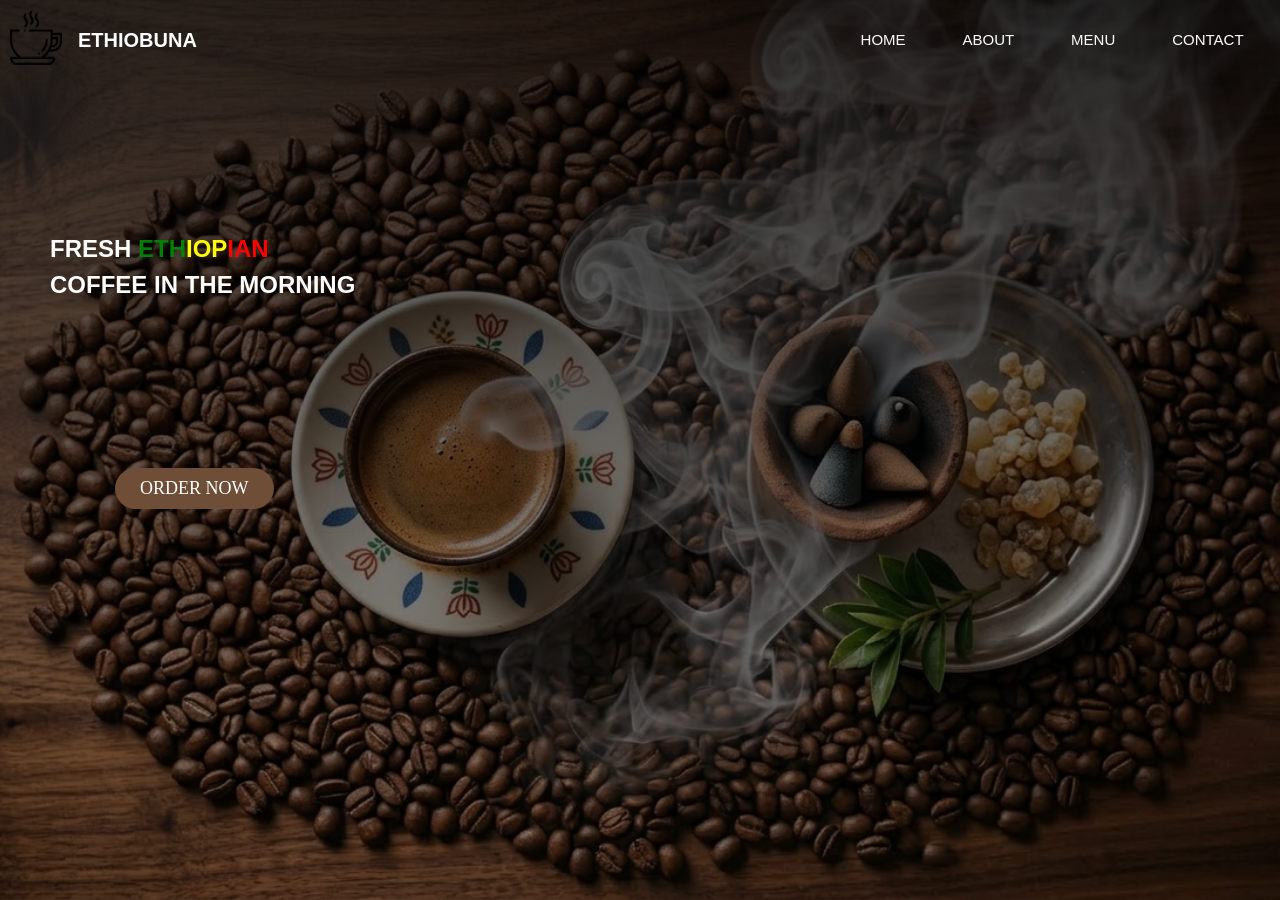
<file: index.html>
<!DOCTYPE html>
<html lang="en">
<head>
    <meta charset="UTF-8">
    <meta name="viewport" content="width=device-width, initial-scale=1.0">
    <title>ETHIOBUNA — Home</title>
    <link rel="stylesheet" href="style/coffeestyle.css">
</head>
<body>
    <header class="header">
        <nav>
            <a href="index.html">
                <img src="img/coffee-cup.png" alt="ETHIOBUNA logo" class="logo">
            </a>
            <h2 class="brand">ETHIOBUNA</h2>
            <ul class="nav-links">
                <li><a href="index.html">HOME</a></li>
                <li><a href="about.html">ABOUT</a></li>
                <li><a href="menu.html">MENU</a></li>
                <li><a href="contact.html">CONTACT</a></li>
            </ul>
        </nav>
        <section>
            <h1 class="article">
            FRESH <span class="green">ETH</span><span class="yellow">IOP</span><span class="red">IAN</span> <br> COFFEE IN THE MORNING
            </h1>
        </section>
        <button class="btn" onclick="window.location.href='menu.html'" type="button">ORDER NOW</button>
    </header>
</body>
</html>
</file>
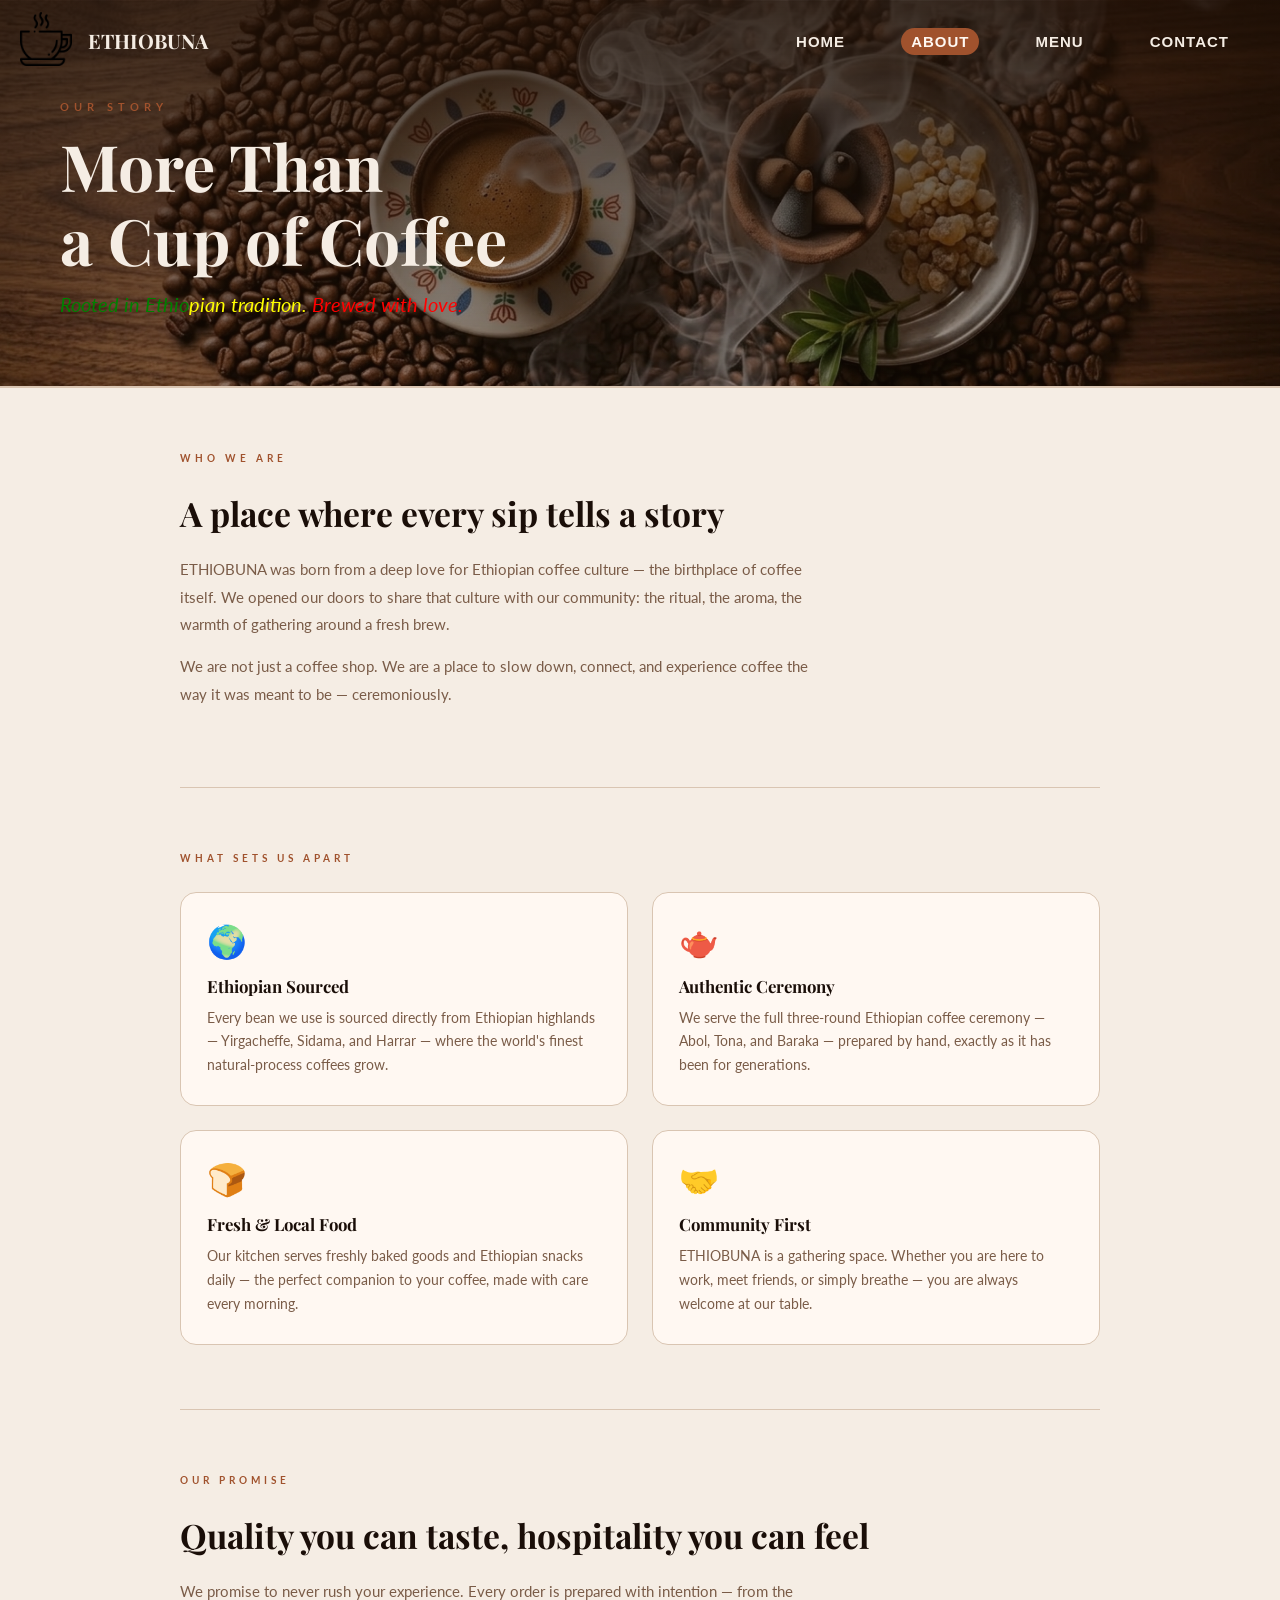
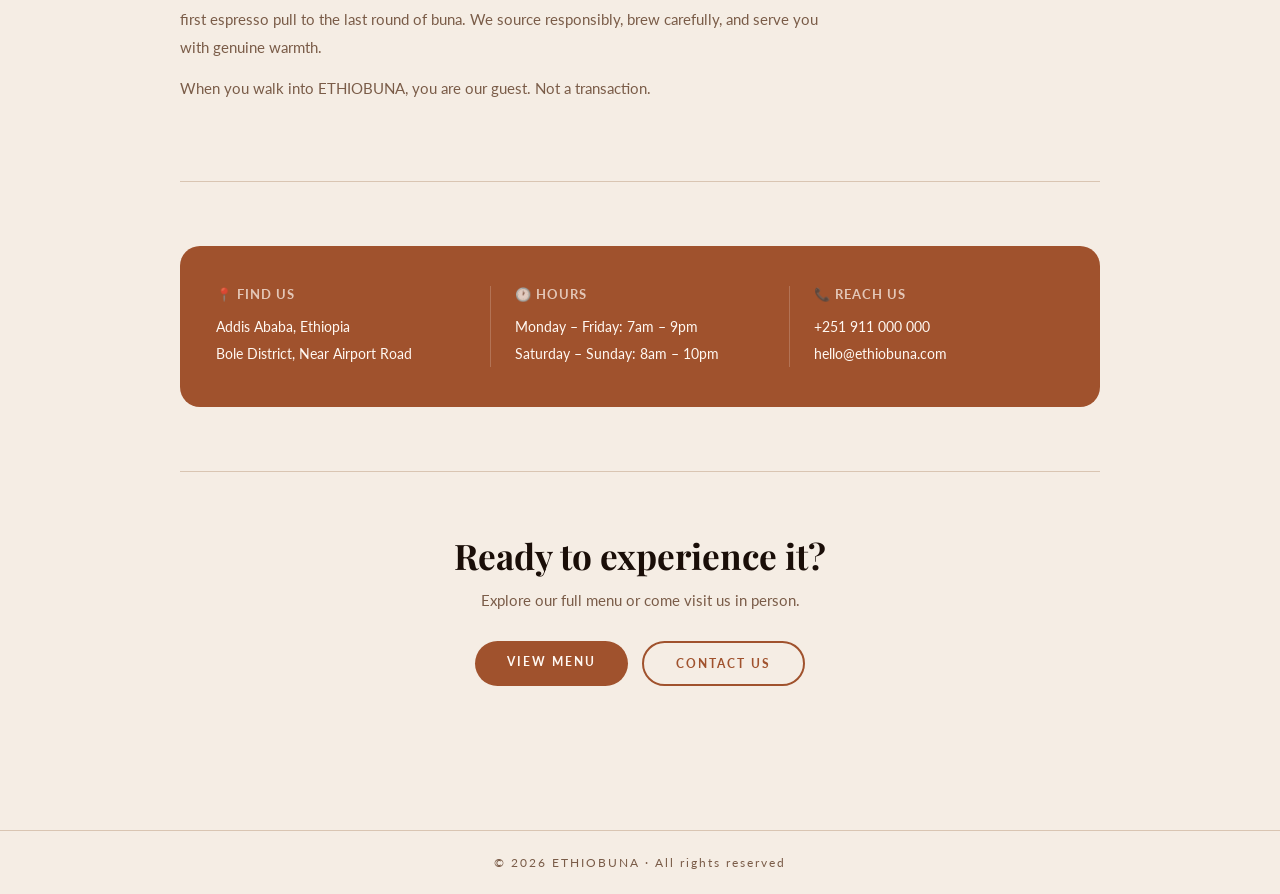
<file: about.html>
<!DOCTYPE html>
<html lang="en">
<head>
    <meta charset="UTF-8">
    <meta name="viewport" content="width=device-width, initial-scale=1.0">
    <title>ETHIOBUNA — About</title>
    <link rel="preconnect" href="https://fonts.googleapis.com">
    <link href="https://fonts.googleapis.com/css2?family=Playfair+Display:ital,wght@0,700;1,400&family=Lato:wght@300;400;700&display=swap" rel="stylesheet">
    <link rel="stylesheet" href="style/aboutstyle.css">
</head>
<body>

    <!-- NAV — same as menu.html -->
    <header class="about-header">
        <nav>
            <a href="index.html">
                <img src="img/coffee-cup.png" alt="logo" class="logo">
            </a>
            <h2 class="brand">ETHIOBUNA</h2>
            <ul class="nav-links">
                <li><a href="index.html">HOME</a></li>
                <li><a href="about.html" class="active">ABOUT</a></li>
                <li><a href="menu.html">MENU</a></li>
                <li><a href="contact.html">CONTACT</a></li>
               
            </ul>
        </nav>
    </header>

   
    <section class="about-hero">
        <div class="hero-text">
            <p class="hero-eyebrow">OUR STORY</p>
            <h1 class="hero-title">More Than<br>a Cup of Coffee</h1>
            <p class="hero-tagline"><span class="green">Rooted in Ethio</span><span class="yellow">pian tradition.</span> <span class="red"> Brewed with love.</span></p>
        </div>
    </section>

    <main class="about-main">

      
        <section class="about-section intro-section">
            <div class="section-tag">WHO WE ARE</div>
            <div class="section-content">
                <h2>A place where every sip tells a story</h2>
                <p>ETHIOBUNA was born from a deep love for Ethiopian coffee culture — the birthplace of coffee itself. We opened our doors to share that culture with our community: the ritual, the aroma, the warmth of gathering around a fresh brew.</p>
                <p>We are not just a coffee shop. We are a place to slow down, connect, and experience coffee the way it was meant to be — ceremoniously.</p>
            </div>
        </section>

        
        <section class="about-section different-section">
            <div class="section-tag">WHAT SETS US APART</div>
            <div class="pillars-grid">
                <div class="pillar">
                    <span class="pillar-icon">🌍</span>
                    <h3>Ethiopian Sourced</h3>
                    <p>Every bean we use is sourced directly from Ethiopian highlands — Yirgacheffe, Sidama, and Harrar — where the world's finest natural-process coffees grow.</p>
                </div>
                <div class="pillar">
                    <span class="pillar-icon">🫖</span>
                    <h3>Authentic Ceremony</h3>
                    <p>We serve the full three-round Ethiopian coffee ceremony — Abol, Tona, and Baraka — prepared by hand, exactly as it has been for generations.</p>
                </div>
                <div class="pillar">
                    <span class="pillar-icon">🍞</span>
                    <h3>Fresh & Local Food</h3>
                    <p>Our kitchen serves freshly baked goods and Ethiopian snacks daily — the perfect companion to your coffee, made with care every morning.</p>
                </div>
                <div class="pillar">
                    <span class="pillar-icon">🤝</span>
                    <h3>Community First</h3>
                    <p>ETHIOBUNA is a gathering space. Whether you are here to work, meet friends, or simply breathe — you are always welcome at our table.</p>
                </div>
            </div>
        </section>

        <!-- OUR PROMISE -->
        <section class="about-section promise-section">
            <div class="section-tag">OUR PROMISE</div>
            <div class="section-content">
                <h2>Quality you can taste, hospitality you can feel</h2>
                <p>We promise to never rush your experience. Every order is prepared with intention — from the first espresso pull to the last round of buna. We source responsibly, brew carefully, and serve you with genuine warmth.</p>
                <p>When you walk into ETHIOBUNA, you are our guest. Not a transaction.</p>
            </div>
        </section>

        <!-- HOURS & LOCATION -->
        <section class="about-section info-section">
            <div class="info-card">
                <div class="info-block">
                    <h3>📍 Find Us</h3>
                    <p>Addis Ababa, Ethiopia<br>Bole District, Near Airport Road</p>
                </div>
                <div class="info-divider"></div>
                <div class="info-block">
                    <h3>🕐 Hours</h3>
                    <p>Monday – Friday: 7am – 9pm<br>Saturday – Sunday: 8am – 10pm</p>
                </div>
                <div class="info-divider"></div>
                <div class="info-block">
                    <h3>📞 Reach Us</h3>
                    <p>+251 911 000 000<br>hello@ethiobuna.com</p>
                </div>
            </div>
        </section>

        <!-- CTA -->
        <section class="about-section cta-section">
            <h2>Ready to experience it?</h2>
            <p>Explore our full menu or come visit us in person.</p>
            <div class="cta-buttons">
                <a href="menu.html" class="cta-btn primary">VIEW MENU</a>
                <a href="contact.html" class="cta-btn secondary">CONTACT US</a>
            </div>
        </section>

    </main>

    <footer class="about-footer">
        <p>© 2026 ETHIOBUNA · All rights reserved</p>
    </footer>

</body>
</html>
</file>
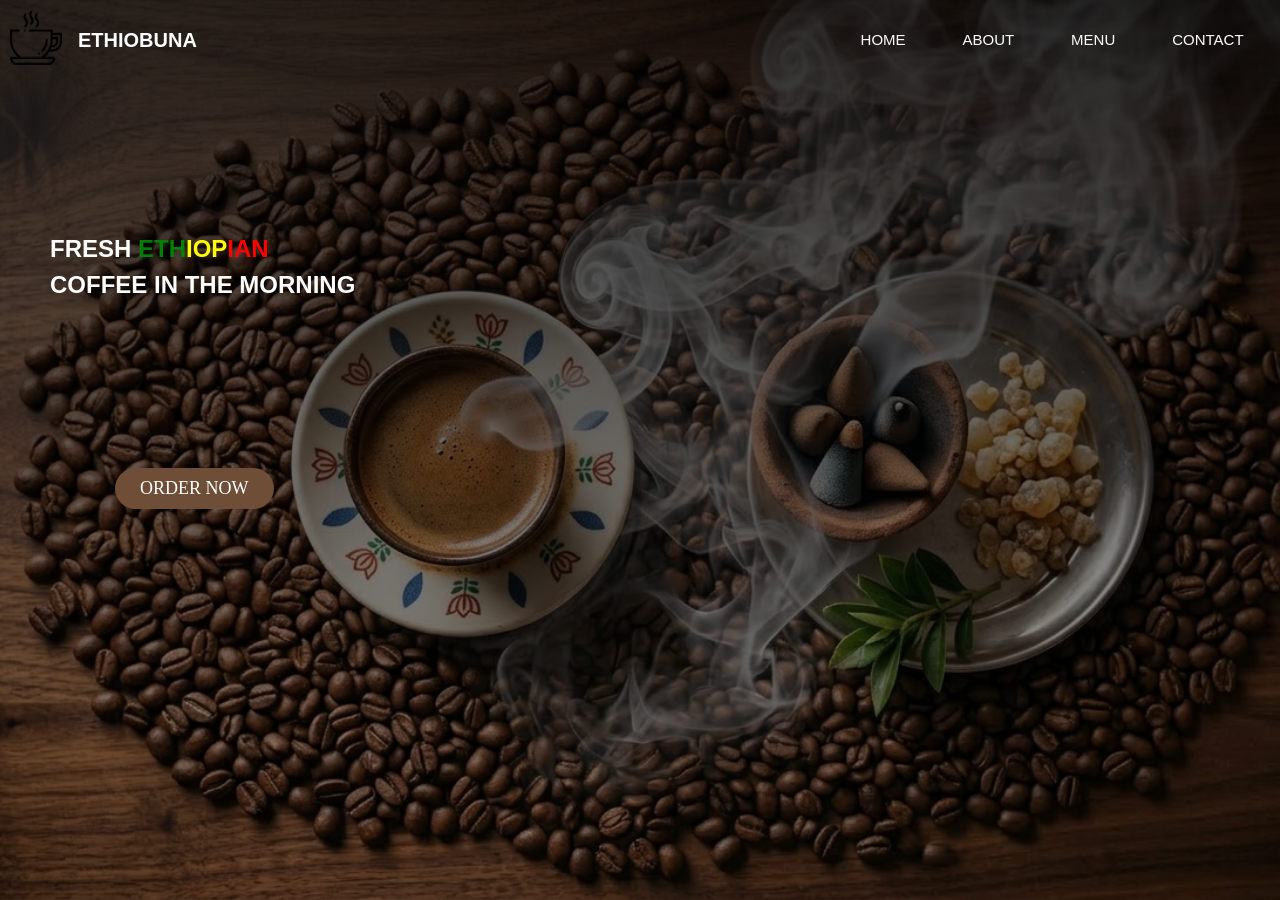
<file: coffee.html>
<!DOCTYPE html>
<html lang="en">
<head>
    <meta charset="UTF-8">
    <meta name="viewport" content="width=device-width, initial-scale=1.0">
    <title>coffee shop</title>
    <link rel="stylesheet" href="style/coffeestyle.css">
</head>
<body>
    <header class="header">
        <nav>
            <a href="">
                <img src="img/coffee-cup.png" alt="" class="logo">
                
            </a>
            <h2 class="brand">ETHIOBUNA</h2>
            <ul class="nav-links">
                <li><a href="#">HOME</a></li>
                <li><a href="about.html">ABOUT</a></li>
                <li><a href="menu.html">MENU</a></li>
                <li><a href="contact.html">CONTACT</a></li>
                
            </ul>
        </nav>
        <section>
            <h1 class="article">
            FRESH <span class="green">ETH</span><span class="yellow">IOP</span><span class="red">IAN</span> <br> COFFEE IN THE MORNING
            </h1>
        
        </section>
        <button class="btn" onclick="window.location.href='menu.html'"  type="submit">ORDER NOW</button>
       
         
    </header>
</body>
</html>
</file>
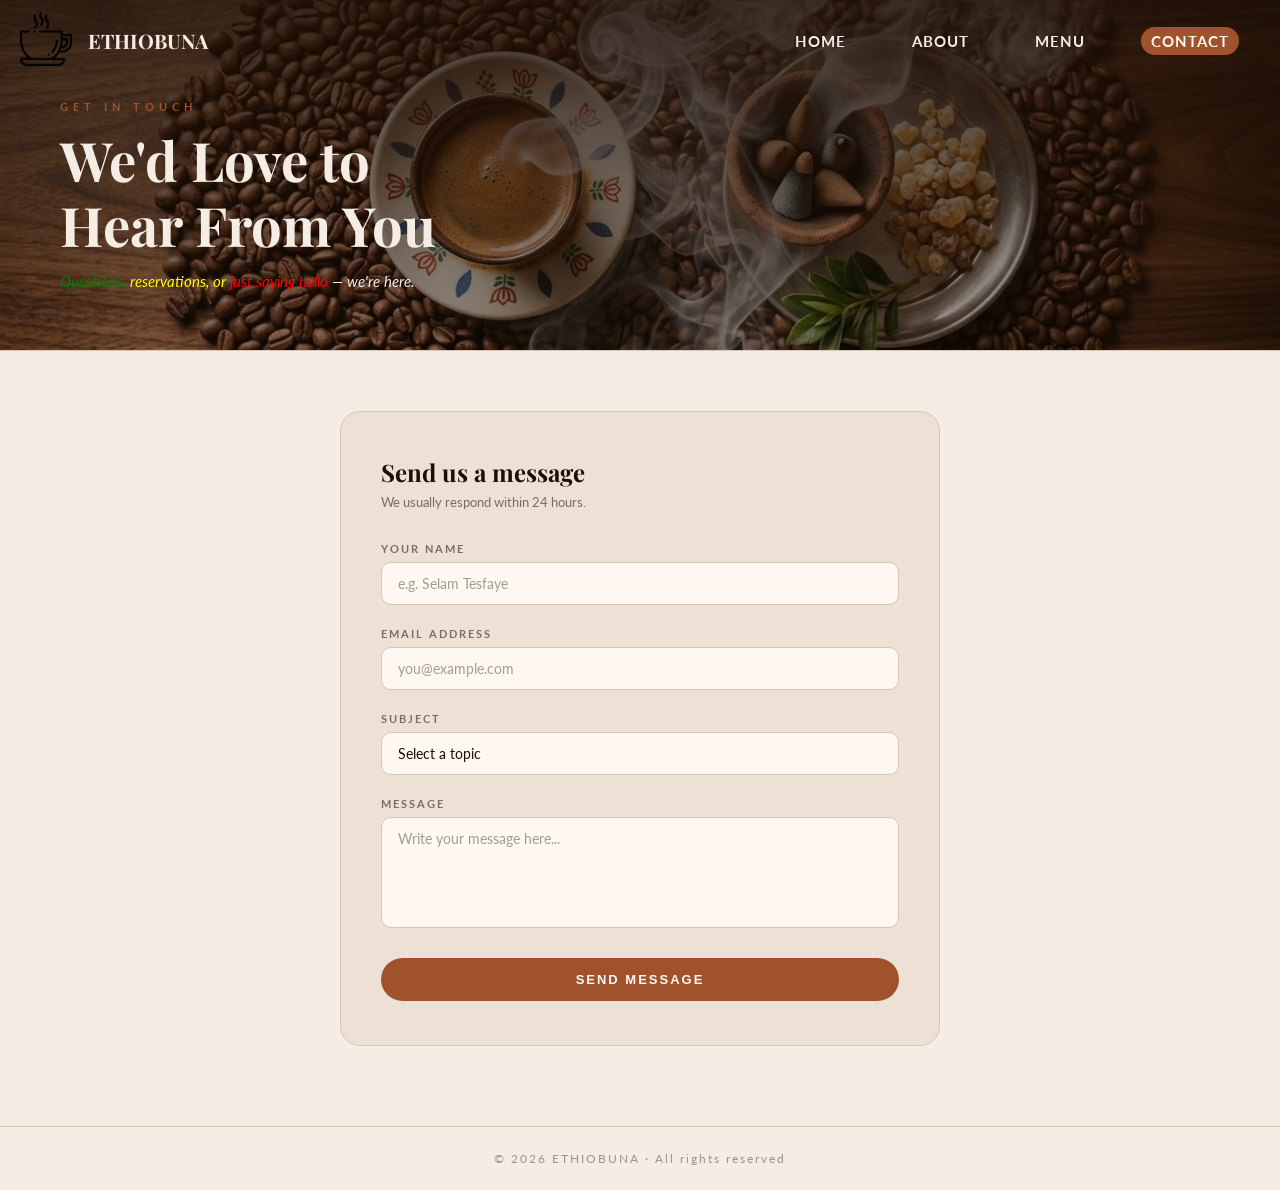
<file: contact.html>
<!DOCTYPE html>
<html lang="en">
<head>
    <meta charset="UTF-8">
    <meta name="viewport" content="width=device-width, initial-scale=1.0">
    <title>ETHIOBUNA — Contact</title>
    <link rel="preconnect" href="https://fonts.googleapis.com">
    <link href="https://fonts.googleapis.com/css2?family=Playfair+Display:wght@700&family=Lato:wght@300;400;700&display=swap" rel="stylesheet">
    <link rel="stylesheet" href="style/contactstyle.css">
</head>
<body>

    <!-- NAV -->
    <header class="contact-header">
        <nav>
            <a href="index.html">
                <img src="img/coffee-cup.png" alt="logo" class="logo">
            </a>
            <h2 class="brand">ETHIOBUNA</h2>
            <ul class="nav-links">
                <li><a href="index.html">HOME</a></li>
                <li><a href="about.html">ABOUT</a></li>
                <li><a href="menu.html">MENU</a></li>
                <li><a href="contact.html" class="active">CONTACT</a></li>
                
            </ul>
        </nav>
    </header>

   
    <section class="contact-hero">
        <p class="hero-eyebrow">GET IN TOUCH</p>
        <h1 class="hero-title">We'd Love to<br>Hear From You</h1>
        <p class="hero-tagline"><span class="green">Questions,</span>  <span class="yellow">reservations, or</span><span class="red"> just saying hello</span>  — we're here.</p>
    </section>

   
    <main class="contact-main">
        <div class="form-card">
            <div class="form-intro">
                <h2>Send us a message</h2>
                <p>We usually respond within 24 hours.</p>
            </div>

            <div class="form-group">
                <label for="name">Your Name</label>
                <input type="text" id="name" placeholder="e.g. Selam Tesfaye">
            </div>

            <div class="form-group">
                <label for="email">Email Address</label>
                <input type="email" id="email" placeholder="you@example.com">
            </div>

            <div class="form-group">
                <label for="subject">Subject</label>
                <select id="subject">
                    <option value="" disabled selected>Select a topic</option>
                    <option>General Inquiry</option>
                    <option>Reservation</option>
                    <option>Catering & Events</option>
                    <option>Feedback</option>
                    <option>Other</option>
                </select>
            </div>

            <div class="form-group">
                <label for="message">Message</label>
                <textarea id="message" rows="5" placeholder="Write your message here..."></textarea>
            </div>

            <button class="submit-btn" onclick="handleSubmit()">SEND MESSAGE</button>
            <p class="form-note" id="success-msg" style="display:none">✓ Message sent! We'll get back to you soon.</p>
        </div>
    </main>

    <footer class="contact-footer">
        <p>© 2026 ETHIOBUNA · All rights reserved</p>
    </footer>

    <script>
        function handleSubmit() {
            const name    = document.getElementById('name').value.trim();
            const email   = document.getElementById('email').value.trim();
            const message = document.getElementById('message').value.trim();
            if (!name || !email || !message) {
                alert('Please fill in your name, email, and message.');
                return;
            }
            document.getElementById('success-msg').style.display = 'block';
            document.querySelector('.submit-btn').textContent = '✓ SENT';
            document.querySelector('.submit-btn').disabled = true;
        }
    </script>

</body>
</html>
</file>
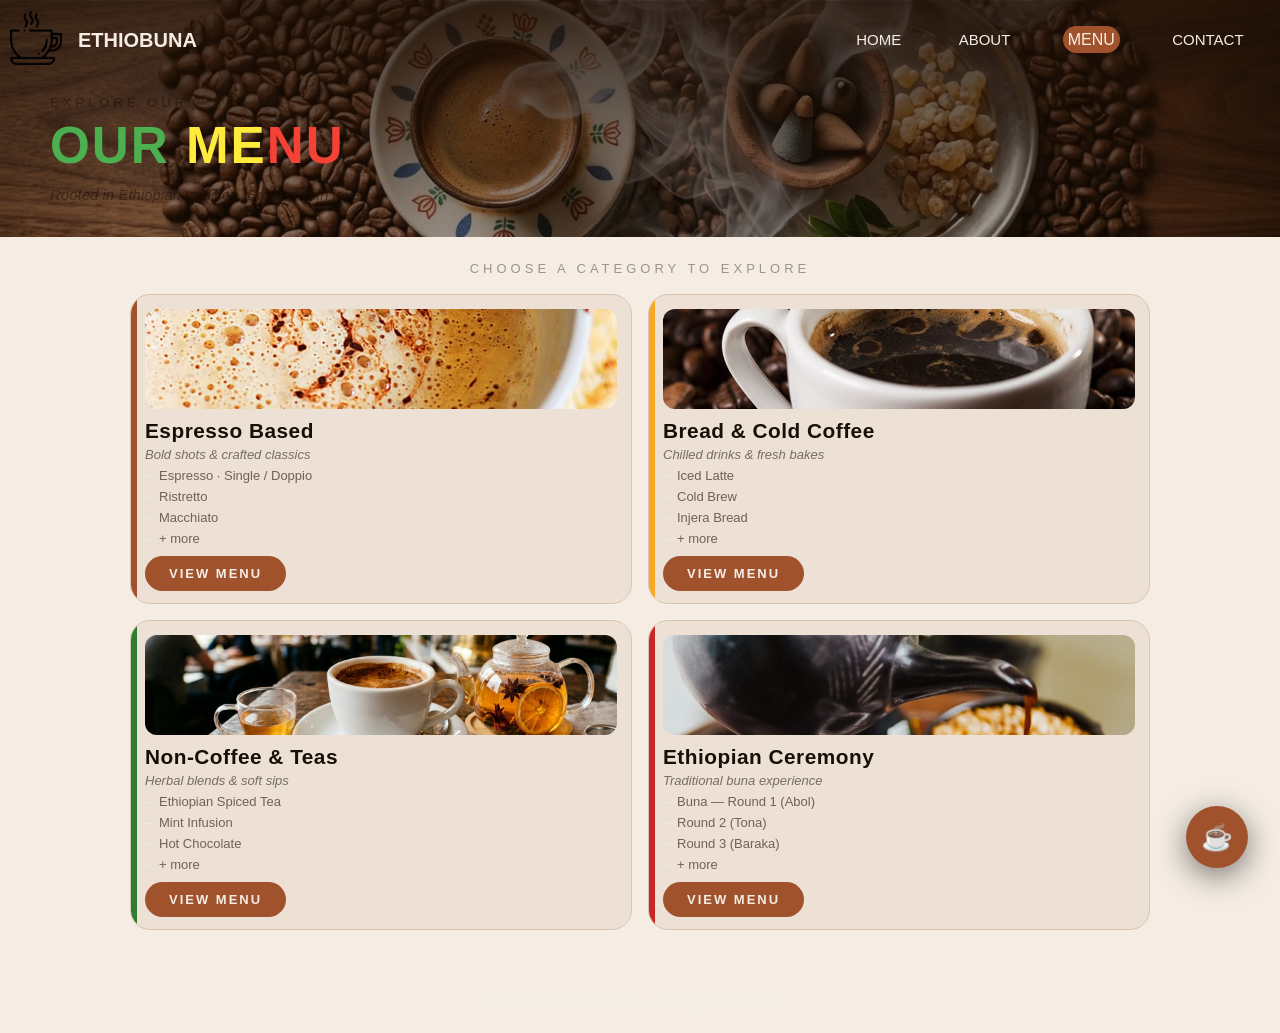
<file: menu.html>
<!DOCTYPE html>
<html lang="en">
<head>
    <meta charset="UTF-8">
    <meta name="viewport" content="width=device-width, initial-scale=1.0">
    <title>ETHIOBUNA — Menu</title>
    <link rel="stylesheet" href="style/menustyle.css">
</head>
<body>

   
    <header class="menu-header">
        <nav>
            <a href="index.html">
                <img src="img/coffee-cup.png" alt="logo" class="logo">
            </a>
            <h2 class="brand">ETHIOBUNA</h2>
            <ul class="nav-links">
                <li><a href="index.html">HOME</a></li>
                <li><a href="about.html">ABOUT</a></li>
                <li><a href="menu.html" class="active">MENU</a></li>
                <li><a href="contact.html">CONTACT</a></li>
                
            </ul>
        </nav>

    
        <div class="menu-hero-text">
            <p class="menu-sub">EXPLORE OUR</p>
            <h1 class="menu-title">
                <span class="green">OUR</span> <span class="yellow">ME</span><span class="red">NU</span>
            </h1>
            <p class="menu-tagline">Rooted in Ethiopian tradition. Brewed with love.</p>
        </div>
    </header>

    <!-- CATEGORY GRID -->
    <main class="menu-main">
        <p class="grid-intro">Choose a category to explore</p>

        <div class="category-grid">

            <!-- Card 1: Espresso Based -->
            <div class="category-card" id="cat-espresso">
                <img src="espresoo.jpg" alt="espressoo" class="card_image">
              
                <div class="card-body">
                    <h3 class="card-title">Espresso Based</h3>
                    <p class="card-desc">Bold shots & crafted classics</p>
                    <ul class="card-preview">
                        <li>Espresso · Single / Doppio</li>
                        <li>Ristretto</li>
                        <li>Macchiato</li>
                        <li>+ more</li>
                    </ul>
                </div>
                <button class="card-btn">VIEW MENU</button>
                <div class="card-accent accent-brown"></div>
            </div>

            <!-- Card 2: Bread & Cold Coffee -->
            <div class="category-card" id="cat-cold">
                <img src="img/brewed_coffee.jpg" alt="brewed_coffee" class="card_image">
                
                <div class="card-body">
                    <h3 class="card-title">Bread & Cold Coffee</h3>
                    <p class="card-desc">Chilled drinks & fresh bakes</p>
                    <ul class="card-preview">
                        <li>Iced Latte</li>
                        <li>Cold Brew</li>
                        <li>Injera Bread</li>
                        <li>+ more</li>
                    </ul>
                </div>
                <button class="card-btn">VIEW MENU</button>
                <div class="card-accent accent-yellow"></div>
            </div>

            <!-- Card 3: Non-Coffee & Teas -->
            <div class="category-card" id="cat-tea">
                <img src="img/non_coffee.png" alt="non_coffee" class="card_image">
              
                <div class="card-body">
                    <h3 class="card-title">Non-Coffee & Teas</h3>
                    <p class="card-desc">Herbal blends & soft sips</p>
                    <ul class="card-preview">
                        <li>Ethiopian Spiced Tea</li>
                        <li>Mint Infusion</li>
                        <li>Hot Chocolate</li>
                        <li>+ more</li>
                    </ul>
                </div>
                <button class="card-btn">VIEW MENU</button>
                <div class="card-accent accent-green"></div>
            </div>

            <!-- Card 4: Ethiopian Ceremony -->
            <div class="category-card" id="cat-ceremony">
                <img src="img/ethiopian_coffe.jpg" alt="ethiopian_coffe" class="card_image">
               
                <div class="card-body">
                    <h3 class="card-title">Ethiopian Ceremony</h3>
                    <p class="card-desc">Traditional buna experience</p>
                    <ul class="card-preview">
                        <li>Buna — Round 1 (Abol)</li>
                        <li>Round 2 (Tona)</li>
                        <li>Round 3 (Baraka)</li>
                        <li>+ more</li>
                    </ul>
                </div>
                <button class="card-btn">VIEW MENU</button>
                <div class="card-accent accent-red"></div>
            </div>

        </div>
        <!-- JS will inject children panels here in the next step -->
    </main>

    <footer class="menu-footer">
        <p>© 2026 ETHIOBUNA · All rights reserved</p>
    </footer>
     <!-- ↓ Floating cart button -->
    <button id="cart-fab" aria-label="View Order">
      ☕
      <span id="cart-badge" style="display:none">0</span>
    </button>

    <!-- ↓ Cart modal -->
    <div id="cart-modal-overlay"></div>
    <div id="cart-modal">
      <div class="cart-modal-header">
        <h3>Your Order</h3>
        <button id="cart-modal-close">&times;</button>
      </div>
      <div id="cart-modal-body"></div>
      <div id="cart-modal-footer"></div>
    </div>
<script src="menu2.js"></script>
</body>
</html>
</file>
<file: style/coffeestyle.css>
*{
    margin: 0;
    padding: 0;
    box-sizing: border-box;
    
}
.header{
    min-height: 100vh;
    width: 100%;
    background-image:linear-gradient(rgba(0,0,0,0.8),rgba(0,0,0,0.3)),  url(../img/coffee1.png);
    background-size: cover;
    background-position: center;
    position: relative;
}
.logo{
    width: 52px;
    height: 54px;
    color: #ffff;
    background: transparent;
   
}
nav{
    display: flex;
    justify-content: space-between;
    align-items: center;
    padding: 10px;
}
.nav-links{
    flex: 1;
    text-align: right;

}
.nav-links li{
    list-style: none;
    display: inline-block;
    padding: 2%;
   
}
.nav-links li a{
    text-decoration: none;
    color: #ffff;
    font-size: 15px;
    font-family:sans-serif;
   padding: 5px;
    border-radius: 50px;
    transition-duration:1000ms;
    transition-property: all;
    
}
.nav-links li a:hover{
    font-size:16px;
    background: #6F4E37;
    border-radius: 50px;
}
  
    

.brand{
    color: #ffff;
    padding: 0 0 0 1rem;
    font-family: sans-serif;
    font-size: 20px;

}
section{
    color: #ffff;
    font-family: sans-serif;
    width: 500px;
    position: relative;
    top: 150px;
    left: 50px;
    line-height: 1.5;
}
.green{
    color: green;
}
.yellow{
    color: yellow;
}
.red{
    color:red;
}
.btn{
    cursor: pointer;
    color: #ffff;
    font-size: 18px;
    padding: 10px 25px;
    font-family:Poppins ;
    margin: 15px;
    align-items: center;
    border-radius: 50px;
    background-color: #6F4E37;
    position: relative;
    top: 300px;
    left: 100px;
    border: 15px;
    font: bold;
    transition-duration:1000ms;
}
.btn:hover{
    background:#4b2d18 ;
}
</file>
<file: style/aboutstyle.css>
* {
    margin: 0;
    padding: 0;
    box-sizing: border-box;
}

:root {
    --brown:      #a0522d;
    --brown-dark: #7a3b1e;
    --brown-light:#c8845a;
    --green:      #2e7d32;
    --yellow:     #f9a825;
    --red:        #c62828;
    --bg:         #f5ede4;        /* warm parchment — light theme */
    --bg-section: #ede0d4;
    --text:       #1a0e08;
    --text-muted: #7a5c48;
    --white:      #fff8f2;
    --border:     #d9c5b2;
}

body {
    background-color: var(--bg);
    font-family: 'Lato', sans-serif;
    color: var(--text);
}


.about-header {
    width: 100%;
    background:none;
    position: absolute;
    z-index: 10;
}

nav {
    display: flex;
    justify-content: space-between;
    align-items: center;
    padding: 10px 20px;
}

.logo {
    width: 52px;
    height: 54px;
}

.brand {
    color: #f5ede4;
    padding: 0 0 0 1rem;
    font-size: 20px;
    font-family: 'Playfair Display', serif;
}

.nav-links {
    flex: 1;
    text-align: right;
}

.nav-links li {
    list-style: none;
    display: inline-block;
    padding: 2%;
}

.nav-links li a {
    text-decoration: none;
    color: #f5ede4;
    font-size: 15px;
    padding: 5px 10px;
    border-radius: 50px;
    transition: all 300ms;
    font-family:  sans-serif;
    font-weight: 700;
    letter-spacing: 1px;
}

.nav-links li a:hover,
.nav-links li a.active {
    background: var(--brown);
    color: #fff8f2;
}


.about-hero {
    background:
        linear-gradient(rgba(30,15,5,0.85), rgba(30,15,5,0.40)),
        url(../img/coffee1.png);
    background-size: cover;
    background-position: center;
    padding: 100px 60px 70px;
    border-bottom: 2px solid var(--border);
}

.hero-eyebrow {
    font-size: 11px;
    letter-spacing: 5px;
    color: var(--brown);
    font-weight: 700;
    margin-bottom: 16px;
    text-transform: uppercase;
}

.hero-title {
    font-family: 'Playfair Display', serif;
    font-size: clamp(2.4rem, 5vw, 4rem);
    font-weight: 700;
    line-height: 1.15;
    color: var(--bg);
    margin-bottom: 16px;
}

.hero-tagline {
    font-size: 20px;
    color: var(--bg);
    font-style: italic;
}


.about-main {
    max-width: 1000px;
    margin: 0 auto;
    padding: 0 40px 80px;
}


.about-section {
    padding: 64px 0;
    border-bottom: 1px solid var(--border);
}

.about-section:last-child {
    border-bottom: none;
}

.section-tag {
    font-size: 10px;
    letter-spacing: 4px;
    font-weight: 700;
    color: var(--brown);
    text-transform: uppercase;
    margin-bottom: 28px;
}

.section-content h2 {
    font-family: 'Playfair Display', serif;
    font-size: clamp(1.5rem, 3vw, 2.1rem);
    font-weight: 700;
    color: var(--text);
    margin-bottom: 20px;
    line-height: 1.3;
}

.section-content p {
    font-size: 15px;
    line-height: 1.85;
    color: var(--text-muted);
    max-width: 640px;
    margin-bottom: 14px;
}


.pillars-grid {
    display: grid;
    grid-template-columns: 1fr 1fr;
    gap: 24px;
    margin-top: 8px;
}

.pillar {
    background: var(--white);
    border: 1px solid var(--border);
    border-radius: 16px;
    padding: 28px 26px;
    transition: box-shadow 300ms ease, transform 300ms ease;
}

.pillar:hover {
    box-shadow: 0 8px 30px rgba(160,82,45,0.10);
    transform: translateY(-3px);
}

.pillar-icon {
    font-size: 2rem;
    display: block;
    margin-bottom: 14px;
}

.pillar h3 {
    font-family: 'Playfair Display', serif;
    font-size: 1.05rem;
    font-weight: 700;
    color: var(--text);
    margin-bottom: 10px;
}

.pillar p {
    font-size: 13.5px;
    line-height: 1.75;
    color: var(--text-muted);
}


.info-card {
    display: flex;
    align-items: flex-start;
    gap: 0;
    background: var(--brown);
    border-radius: 20px;
    overflow: hidden;
    padding: 40px 36px;
    gap: 0;
}

.info-block {
    flex: 1;
    padding: 0 24px;
}

.info-block:first-child {
    padding-left: 0;
}

.info-block:last-child {
    padding-right: 0;
}

.info-block h3 {
    font-size: 13px;
    font-weight: 700;
    letter-spacing: 1px;
    color: rgba(255,248,242,0.70);
    text-transform: uppercase;
    margin-bottom: 12px;
}

.info-block p {
    font-size: 14px;
    line-height: 1.9;
    color: #fff8f2;
}

.info-divider {
    width: 1px;
    background: rgba(255,248,242,0.20);
    align-self: stretch;
    flex-shrink: 0;
}


.cta-section {
    text-align: center;
    border-bottom: none;
    padding-top: 60px;
}

.cta-section h2 {
    font-family: 'Playfair Display', serif;
    font-size: clamp(1.6rem, 3vw, 2.2rem);
    color: var(--text);
    margin-bottom: 12px;
}

.cta-section p {
    font-size: 15px;
    color: var(--text-muted);
    margin-bottom: 32px;
}

.cta-buttons {
    display: flex;
    gap: 14px;
    justify-content: center;
}

.cta-btn {
    text-decoration: none;
    border-radius: 50px;
    padding: 13px 32px;
    font-size: 12px;
    font-weight: 700;
    letter-spacing: 2px;
    text-transform: uppercase;
    transition: opacity 200ms ease, transform 200ms ease;
}

.cta-btn.primary {
    background: var(--brown);
    color: #fff8f2;
}

.cta-btn.secondary {
    background: transparent;
    color: var(--brown);
    border: 2px solid var(--brown);
}

.cta-btn:hover {
    opacity: 0.85;
    transform: scale(1.03);
}


.about-footer {
    text-align: center;
    padding: 24px;
    font-size: 12px;
    color: var(--text-muted);
    letter-spacing: 2px;
    border-top: 1px solid var(--border);
    background: var(--bg);
}


@media (max-width: 680px) {
    .about-hero {
        padding: 50px 24px 50px;
    }

    .about-main {
        padding: 0 20px 60px;
    }

    .pillars-grid {
        grid-template-columns: 1fr;
    }

    .info-card {
        flex-direction: column;
        gap: 28px;
        padding: 32px 28px;
    }

    .info-block {
        padding: 0;
    }

    .info-divider {
        width: 100%;
        height: 1px;
        align-self: auto;
    }

    .cta-buttons {
        flex-direction: column;
        align-items: center;
    }
}
.green{
    color: green;
}
.yellow{
    color: yellow;
}
.red{
    color: red;
}
</file>
<file: style/contactstyle.css>
* {
    margin: 0;
    padding: 0;
    box-sizing: border-box;
}


:root {
    --theme: "cream"; /* ← change to "dark" if you go dark on menu */

    --brown:       #a0522d;
    --brown-dark:  #7a3b1e;

    /* CREAM values */
    --bg:          #f5ede4;
    --card-bg:     #ede0d4;
    --card-border: #d9c5b2;
    --text:        #1a0e08;
    --text-muted:  rgba(26,14,8,0.55);
    --text-faint:  rgba(26,14,8,0.40);
    --input-bg:    #fff8f2;
    --input-border:#d9c5b2;
    --input-focus: #a0522d;
    --hero-overlay:rgba(245,237,228,0.88);
    --hero-overlay2:rgba(245,237,228,0.60);
}




body {
    background-color: var(--bg);
    font-family: 'Lato', sans-serif;
    color: var(--text);
    min-height: 100vh;
}



.contact-header {
    width: 100%;
    background: none;
    position: absolute;
    z-index: 10;
}

nav {
    display: flex;
    justify-content: space-between;
    align-items: center;
    padding: 10px 20px;
}

.logo {
    width: 52px;
    height: 54px;
}

.brand {
    color: #f5ede4;
    padding: 0 0 0 1rem;
    font-size: 20px;
    font-family: 'Playfair Display', serif;
}

.nav-links {
    flex: 1;
    text-align: right;
}

.nav-links li {
    list-style: none;
    display: inline-block;
    padding: 2%;
}

.nav-links li a {
    text-decoration: none;
    color: #f5ede4;
    font-size: 15px;
    padding: 5px 10px;
    border-radius: 50px;
    transition: all 300ms;
    font-weight: 700;
    letter-spacing: 1px;
}

.nav-links li a:hover,
.nav-links li a.active {
    background: var(--brown);
    color: #fff8f2;
}


.contact-hero {
    background:
        linear-gradient(rgba(30,15,5,0.85), rgba(30,15,5,0.40)),
        url(../img/coffee1.png);
    background-size: cover;
    background-position: center;
    padding: 100px 60px 60px;
    border-bottom: 1px solid var(--card-border);
}

.hero-eyebrow {
    font-size: 11px;
    letter-spacing: 5px;
    color: var(--brown);
    font-weight: 700;
    margin-bottom: 14px;
    text-transform: uppercase;
}

.hero-title {
    font-family: 'Playfair Display', serif;
    font-size: clamp(2rem, 4.5vw, 3.4rem);
    font-weight: 700;
    line-height: 1.2;
    color: var(--bg);
    margin-bottom: 14px;
}

.hero-tagline {
    font-size: 15px;
    color: var(--bg);
    font-style: italic;
}


.contact-main {
    max-width: 680px;
    margin: 0 auto;
    padding: 60px 40px 80px;
}

.form-card {
    background: var(--card-bg);
    border: 1px solid var(--card-border);
    border-radius: 20px;
    padding: 44px 40px;
}

.form-intro {
    margin-bottom: 32px;
}

.form-intro h2 {
    font-family: 'Playfair Display', serif;
    font-size: 1.5rem;
    font-weight: 700;
    color: var(--text);
    margin-bottom: 6px;
}

.form-intro p {
    font-size: 13px;
    color: var(--text-muted);
}


.form-group {
    display: flex;
    flex-direction: column;
    gap: 7px;
    margin-bottom: 22px;
}

.form-group label {
    font-size: 11px;
    font-weight: 700;
    letter-spacing: 2px;
    text-transform: uppercase;
    color: var(--text-muted);
}

.form-group input,
.form-group select,
.form-group textarea {
    background: var(--input-bg);
    border: 1px solid var(--input-border);
    border-radius: 10px;
    padding: 12px 16px;
    font-size: 14px;
    font-family: 'Lato', sans-serif;
    color: var(--text);
    outline: none;
    transition: border-color 250ms ease, box-shadow 250ms ease;
    resize: none;
    appearance: none;
}

.form-group input::placeholder,
.form-group textarea::placeholder {
    color: var(--text-faint);
}

.form-group input:focus,
.form-group select:focus,
.form-group textarea:focus {
    border-color: var(--input-focus);
    box-shadow: 0 0 0 3px rgba(160,82,45,0.12);
}


.submit-btn {
    width: 100%;
    padding: 14px;
    background: var(--brown);
    color: #fff8f2;
    border: none;
    border-radius: 50px;
    font-size: 13px;
    font-weight: 700;
    letter-spacing: 2px;
    cursor: pointer;
    margin-top: 8px;
    transition: background 300ms ease, transform 200ms ease, opacity 200ms ease;
}

.submit-btn:hover:not(:disabled) {
    background: var(--brown-dark);
    transform: scale(1.02);
}

.submit-btn:disabled {
    opacity: 0.6;
    cursor: default;
}

.form-note {
    margin-top: 16px;
    font-size: 13px;
    color: #2e7d32;
    font-weight: 700;
    text-align: center;
    letter-spacing: 0.5px;
}

.contact-footer {
    text-align: center;
    padding: 24px;
    font-size: 12px;
    color: var(--text-faint);
    letter-spacing: 2px;
    border-top: 1px solid var(--card-border);
}


@media (max-width: 680px) {
    .contact-hero {
        padding: 50px 24px 50px;
    }

    .contact-main {
        padding: 40px 20px 60px;
    }

    .form-card {
        padding: 30px 22px;
    }
}
.green{
    color: green;
}
.yellow{
    color: yellow;
}
.red{
    color: red;
}
</file>
<file: style/menustyle.css>
* {
    margin: 0;
    padding: 0;
    box-sizing: border-box;
}


:root {
    --brown:      #a0522d;
    --brown-dark: #4b2d18;
    --green:      #2e7d32;
    --yellow:     #f9a825;
    --red:        #c62828;
    --white:      #f5ede4;
    --bg-dark:    #f5ede4;
    --card-bg:    #ede0d4;
    --card-border:#d9c5b2;
}

body {
    background-color: var(--bg-dark);
    font-family: sans-serif;
    color: #1a0e08;
    min-height: 100vh;
}
.menu-header {
    width: 100%;
    background-image:
        linear-gradient(rgba(30,15,5,0.85), rgba(30,15,5,0.40)),
        url(../img/coffee1.png);
    background-size: cover;
    background-position: center;
    padding-bottom: 28px;
}

nav {
    display: flex;
    justify-content: space-between;
    align-items: center;
    padding: 10px;
}

.logo {
    width: 52px;
    height: 54px;
    background: transparent;
}

.brand {
    color: var(--white);
    padding: 0 0 0 1rem;
    font-size: 20px;
}

.nav-links {
    flex: 1;
    text-align: right;
}

.nav-links li {
    list-style: none;
    display: inline-block;
    padding: 2%;
}

.nav-links li a {
    text-decoration: none;
    color: var(--white);
    font-size: 15px;
    padding: 5px;
    border-radius: 50px;
    transition: all 1000ms;
}

.nav-links li a:hover,
.nav-links li a.active {
    font-size: 16px;
    background: var(--brown);
    border-radius: 50px;
}


.menu-hero-text {
    padding: 14px 50px 6px;
}

.menu-sub {
    font-size: 13px;
    letter-spacing: 4px;
    color: rgba(26,14,8,0.5);
    margin-bottom: 8px;
}

.menu-title {
    font-size: clamp(1.8rem, 4vw, 3.2rem);
    font-weight: 900;
    line-height: 1.1;
    letter-spacing: 2px;
}

.menu-tagline {
    margin-top: 12px;
    font-size: 15px;
    color: rgba(26,14,8,0.50);
    font-style: italic;
}

.green { color: #4caf50; }
.yellow { color: #ffeb3b; }
.red    { color: #f44336; }


.menu-main {
    padding: 24px 40px 40px;
    max-width: 1100px;
    margin: 0 auto;
}

.grid-intro {
    text-align: center;
    font-size: 13px;
    letter-spacing: 4px;
    text-transform: uppercase;
    color: rgba(26,14,8,0.4);
    margin-bottom: 18px;
}


.category-grid {
    display: grid;
    grid-template-columns: 1fr 1fr;
    gap: 16px;
}


.category-card {
    position: relative;
    background: var(--card-bg);
    border: 1px solid var(--card-border);
    border-radius: 20px;
    padding: 14px 14px 12px;
    display: flex;
    flex-direction: column;
    gap: 10px;
    overflow: hidden;
    cursor: pointer;
    transition: transform 300ms ease, border-color 300ms ease, box-shadow 300ms ease;
}

.category-card:hover {
    transform: translateY(-6px);
    border-color: rgba(255,255,255,0.25);
    box-shadow: 0 20px 50px rgba(0,0,0,0.5);
}

/* coloured corner accent bar */
.card-accent {
    position: absolute;
    top: 0;
    left: 0;
    width: 6px;
    height: 100%;
    border-radius: 20px 0 0 20px;
}
.accent-brown  { background: var(--brown); }
.accent-yellow { background: var(--yellow); }
.accent-green  { background: var(--green); }
.accent-red    { background: var(--red); }

/* icon */
.card-icon {
    font-size: 2.4rem;
    line-height: 1;
}

/* title & description */
.card-title {
    font-size: 1.3rem;
    font-weight: 800;
    letter-spacing: 0.5px;
    margin-bottom: 4px;
}

.card-desc {
    font-size: 13px;
    color: rgba(26,14,8,0.55);
    font-style: italic;
}

/* preview list */
.card-preview {
    list-style: none;
    display: flex;
    flex-direction: column;
    gap: 6px;
    margin-top: 6px;
}

.card-preview li {
    font-size: 13px;
    color: rgba(26,14,8,0.60);
    padding-left: 14px;
    position: relative;
}

.card-preview li::before {
    content: "–";
    position: absolute;
    left: 0;
    color: rgba(255,255,255,0.30);
}

/* VIEW MENU button */
.card-btn {
    align-self: flex-start;
    margin-top: auto;
    background: var(--brown);
    color: var(--white);
    border: none;
    border-radius: 50px;
    padding: 10px 24px;
    font-size: 13px;
    font-weight: 700;
    letter-spacing: 2px;
    cursor: pointer;
    transition: background 300ms ease, transform 200ms ease;
}

.card-btn:hover {
    background: var(--brown-dark);
    transform: scale(1.03);
}


.menu-footer {
    text-align: center;
    padding: 24px;
    font-size: 12px;
    color: rgba(255,255,255,0.25);
    letter-spacing: 2px;
    border-top: 1px solid rgba(255,255,255,0.06);
}


@media (max-width: 680px) {
    .category-grid {
        grid-template-columns: 1fr;
    }

    .menu-hero-text {
        padding: 40px 24px 10px;
    }

    .menu-main {
        padding: 40px 20px 60px;
    }
}
.card_image{
    width: 100%;
    height: 100px;
    object-fit: cover;
    border-radius: 12px;
}

.panel-container {
    /* collapsed state */
    max-height: 0;
    overflow: hidden;
    opacity: 0;
    transform: translateY(-12px);
    transition:
        max-height 380ms ease,
        opacity    300ms ease,
        transform  300ms ease;
    margin-top: 0;
}

.panel-container.visible {
    max-height: 600px;   /* large enough for any category list */
    opacity: 1;
    transform: translateY(0);
    margin-top: 32px;
}

/* The inner panel card */
.items-panel {
    background: rgba(45,26,10,0.95);
    border: 1px solid rgba(255,255,255,0.12);
    border-top: 3px solid var(--panel-accent, #6F4E37);
    border-radius: 20px;
    overflow: hidden;
}

.panel-inner {
    padding: 32px 36px 36px;
}

/* Panel header row */
.panel-header {
    display: flex;
    align-items: center;
    gap: 14px;
    margin-bottom: 28px;
}

.panel-icon {
    font-size: 1.8rem;
    line-height: 1;
}

.panel-title {
    font-size: 1.2rem;
    font-weight: 800;
    letter-spacing: 0.5px;
    flex: 1;
}

.panel-close {
    background: rgba(255,255,255,0.08);
    border: 1px solid rgba(255,255,255,0.12);
    color: rgba(255,255,255,0.6);
    border-radius: 50%;
    width: 34px;
    height: 34px;
    font-size: 1.1rem;
    cursor: pointer;
    display: flex;
    align-items: center;
    justify-content: center;
    transition: background 200ms ease, color 200ms ease;
    flex-shrink: 0;
}

.panel-close:hover {
    background: rgba(255,255,255,0.16);
    color: var(--white);
}

/* Item rows inside the panel */
.items-grid {
    display: flex;
    flex-direction: column;
    gap: 0;
}

.item-row {
    display: flex;
    align-items: baseline;
    gap: 8px;
    padding: 12px 0;
    border-bottom: 1px solid rgba(255,255,255,0.06);
    transition: background 200ms ease;
}

.item-row:last-child {
    border-bottom: none;
}

.item-row:hover {
    background: rgba(255,255,255,0.03);
    border-radius: 8px;
    padding-left: 8px;
    padding-right: 8px;
}

.item-name {
    font-size: 14px;
    color: rgba(255,255,255,0.85);
    white-space: nowrap;
}

.item-dots {
    flex: 1;
    border-bottom: 1px dotted rgba(255,255,255,0.15);
    margin-bottom: 3px;
    min-width: 20px;
}

.item-price {
    font-size: 13px;
    font-weight: 700;
    color: var(--panel-accent, #6F4E37);
    white-space: nowrap;
    letter-spacing: 0.5px;
}

#cart-fab {
    position: fixed;
    bottom: 32px;
    right: 32px;
    width: 62px;
    height: 62px;
    border-radius: 50%;
    background: var(--brown);
    border: none;
    font-size: 1.6rem;
    cursor: pointer;
    display: flex;
    align-items: center;
    justify-content: center;
    box-shadow: 0 8px 30px rgba(0,0,0,0.5);
    z-index: 900;
    transition: background 200ms ease, transform 200ms ease;
}

#cart-fab:hover {
    background: var(--brown-dark);
    transform: scale(1.08);
}

#cart-fab.cart-pop {
    animation: pop 300ms ease;
}

@keyframes pop {
    0%   { transform: scale(1); }
    50%  { transform: scale(1.25); }
    100% { transform: scale(1); }
}

/* badge */
#cart-badge {
    position: absolute;
    top: 2px;
    right: 2px;
    background: var(--red);
    color: var(--white);
    border-radius: 50%;
    width: 20px;
    height: 20px;
    font-size: 11px;
    font-weight: 700;
    display: flex;
    align-items: center;
    justify-content: center;
}


#cart-modal-overlay {
    display: none;
    position: fixed;
    inset: 0;
    background: rgba(0,0,0,0.60);
    z-index: 1000;
}

#cart-modal {
    display: none;
    position: fixed;
    bottom: 110px;
    right: 32px;
    width: 340px;
    max-height: 70vh;
    background: #241208;
    border: 1px solid rgba(255,255,255,0.12);
    border-radius: 20px;
    z-index: 1001;
    overflow: hidden;
    box-shadow: 0 20px 60px rgba(0,0,0,0.7);
    display: none;
    flex-direction: column;
}

#cart-modal.open,
#cart-modal.open ~ #cart-modal-overlay,
#cart-modal-overlay:has(~ #cart-modal.open) {
    display: flex;
}

/* simpler open toggle */
#cart-modal-overlay { display: none; }
#cart-modal         { display: none; }
#cart-modal.open    { display: flex; flex-direction: column; }
#cart-modal.open + * { }
#cart-modal-overlay.open { display: block; }

/* trigger overlay open alongside modal via JS class */
#cart-modal.open { display: flex; }

.cart-modal-header {
    display: flex;
    align-items: center;
    justify-content: space-between;
    padding: 20px 24px 16px;
    border-bottom: 1px solid rgba(255,255,255,0.08);
}

.cart-modal-header h3 {
    font-size: 1rem;
    font-weight: 800;
    letter-spacing: 1px;
}

#cart-modal-close {
    background: rgba(255,255,255,0.08);
    border: none;
    color: rgba(255,255,255,0.6);
    border-radius: 50%;
    width: 30px;
    height: 30px;
    font-size: 1rem;
    cursor: pointer;
    display: flex;
    align-items: center;
    justify-content: center;
    transition: background 200ms;
}

#cart-modal-close:hover {
    background: rgba(255,255,255,0.16);
    color: var(--white);
}

#cart-modal-body {
    overflow-y: auto;
    padding: 16px 24px;
    flex: 1;
}

.cart-empty {
    text-align: center;
    color: rgba(255,255,255,0.35);
    font-size: 13px;
    line-height: 1.7;
    padding: 20px 0;
}

.cart-item {
    display: flex;
    align-items: center;
    justify-content: space-between;
    padding: 10px 0;
    border-bottom: 1px solid rgba(255,255,255,0.06);
}

.cart-item:last-child { border-bottom: none; }

.cart-item-info {
    display: flex;
    flex-direction: column;
    gap: 2px;
}

.cart-item-name {
    font-size: 13px;
    color: rgba(255,255,255,0.85);
}

.cart-item-qty {
    font-size: 11px;
    color: rgba(255,255,255,0.35);
}

.cart-item-right {
    display: flex;
    align-items: center;
    gap: 10px;
}

.cart-item-price {
    font-size: 13px;
    font-weight: 700;
    color: var(--yellow);
}

.cart-remove {
    background: transparent;
    border: none;
    color: rgba(255,255,255,0.30);
    font-size: 1rem;
    cursor: pointer;
    padding: 0 4px;
    transition: color 200ms;
}

.cart-remove:hover { color: var(--red); }

#cart-modal-footer {
    padding: 16px 24px 20px;
    border-top: 1px solid rgba(255,255,255,0.08);
}

.cart-total {
    font-size: 14px;
    color: rgba(255,255,255,0.60);
    margin-bottom: 14px;
}

.cart-total strong {
    color: var(--white);
    font-size: 1rem;
}

.cart-actions {
    display: flex;
    gap: 10px;
}

.checkout-btn {
    flex: 1;
    padding: 11px 10px;
    border: none;
    border-radius: 50px;
    font-size: 12px;
    font-weight: 700;
    letter-spacing: 0.5px;
    cursor: pointer;
    transition: opacity 200ms ease, transform 200ms ease;
}

.checkout-btn:first-child {
    background: var(--brown);
    color: var(--white);
}

.checkout-btn:last-child {
    background: var(--green);
    color: var(--white);
}

.checkout-btn:hover {
    opacity: 0.85;
    transform: scale(1.03);
}

.menu-footer {
    text-align: center;
    padding: 24px;
    font-size: 12px;
    color: rgba(255,255,255,0.25);
    letter-spacing: 2px;
    border-top: 1px solid rgba(255,255,255,0.06);
}


@media (max-width: 680px) {
    .category-grid {
        grid-template-columns: 1fr;
    }

    .menu-hero-text {
        padding: 40px 24px 10px;
    }

    .menu-main {
        padding: 40px 20px 60px;
    }

    .panel-inner {
        padding: 24px 20px 28px;
    }

    .panel-container.visible {
        max-height: 800px;
    }
}
.item-img{
    width: 48px;
    height: 48px;
    object-fit: cover;
    border-radius: 50%;
    flex-shrink: 0;
}
.category-card.card-active{
    border-color: rgba(255, 255, 255, 0.35);
    box-shadow: 0 0 0 2px rgba(255, 255, 255, 0.12), 0 20px 50px rgba(0, 0, 0, 0.5);
    transform: translateY(-4px);
}
.category-card.card-active .card-btn{
    background: var(--brown-dark);
}
</file>
